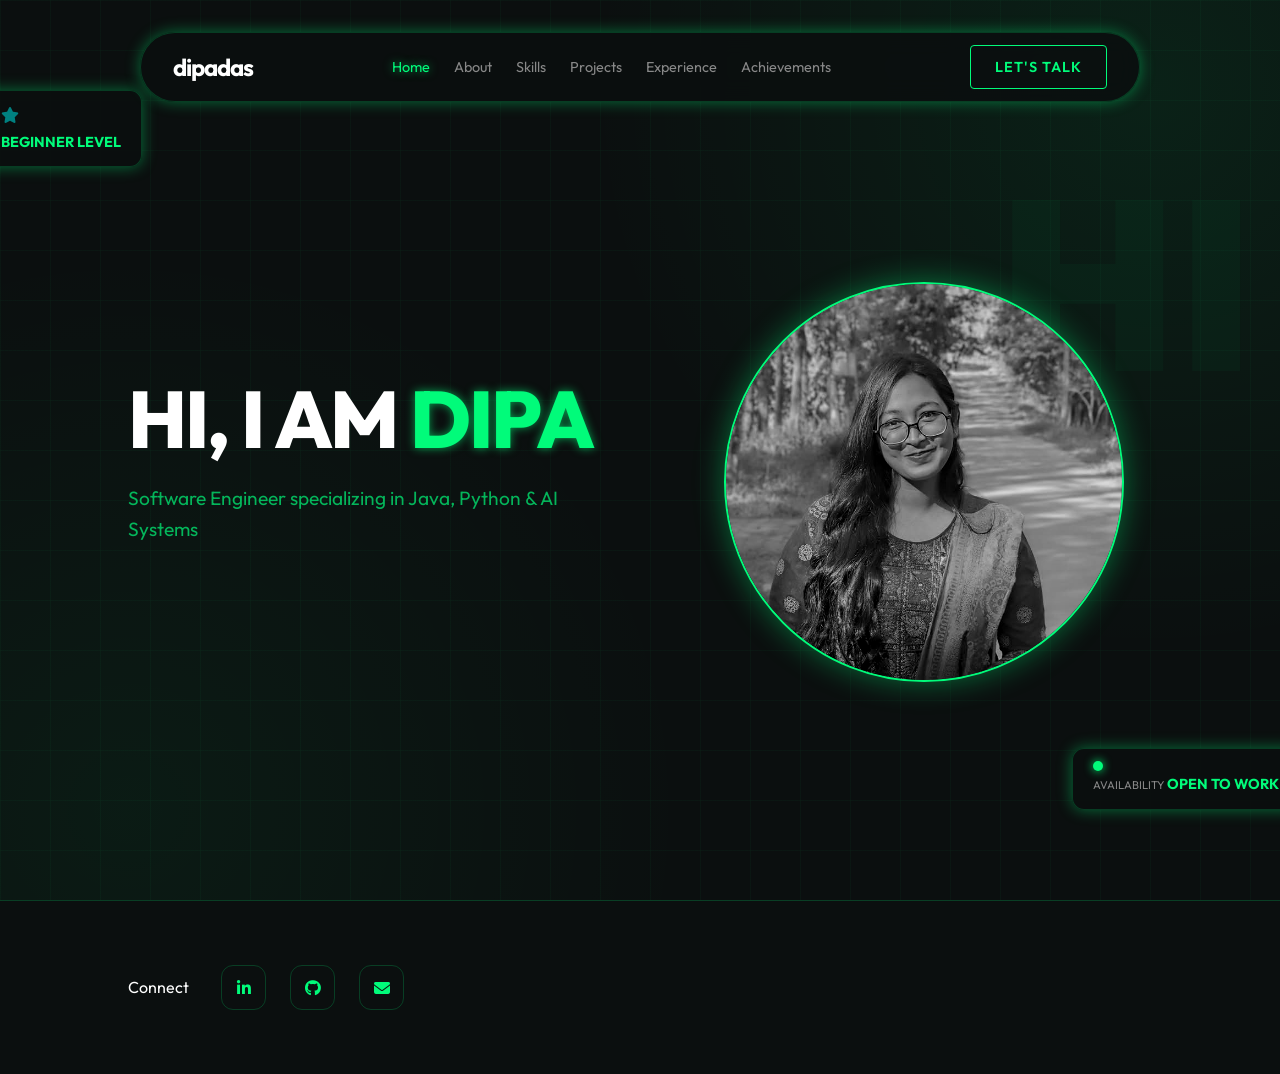
<file: index.html>
<!DOCTYPE html>
<html lang="en">
<head>
    <meta charset="UTF-8">
    <meta name="viewport" content="width=device-width, initial-scale=1.0">
    <title>DIPA DAS | Home</title>
    <link rel="stylesheet" href="style.css">
    <link rel="stylesheet" href="https://cdnjs.cloudflare.com/ajax/libs/font-awesome/6.5.1/css/all.min.css">
</head>
<body>
    <header>
        <nav>
            <div class="logo">dipadas</div>
            <ul class="nav-links">
                <li><a href="index.html" class="nav-link active">Home</a></li>
                <li><a href="about.html" class="nav-link">About</a></li>
                <li><a href="skills.html" class="nav-link">Skills</a></li>
                <li><a href="projects.html" class="nav-link">Projects</a></li>
                <li><a href="experience.html" class="nav-link">Experience</a></li>
                <li><a href="achievements.html" class="nav-link">Achievements</a></li>
            </ul>
            <a href="mailto:dadipa011@gmail.com?subject=Hello&body=I want to contact you" class="talk-btn">Let's Talk</a>
        </nav>
    </header>

    <main>
        <div class="bg-text" id="bg-text">HI</div>
        
        <section id="home" class="content-section">
            <div class="hero">
                <div class="hero-content">
                    <h2>HI, I AM <span>DIPA</span></h2>
                    <p>Software Engineer specializing in Java, Python & AI Systems</p>
                  
                </div>

                <div class="hero-image-container">
                    <div class="badge badge-experience">
                        <i class="fa-solid fa-star" style="color: #008080;"></i>
                        <div>
                            <strong>BEGINNER LEVEL</strong>
                        </div>
                    </div>

                    <div class="image-wrapper">
                        <img src="dipa.jpg" alt="dipa Profile">
                    </div>

                    <div class="badge badge-availability">
                        <div class="status-dot"></div>
                        <div>
                            <span>Availability</span>
                            <strong>OPEN TO WORK</strong>
                        </div>
                    </div>
                </div>
            </div>
        </section>

        <section class="social-links-footer">
            <span>Connect</span>
            <div class="social-icons-footer">
                <a href="https://www.linkedin.com/in/dipa-das-a8a85934b/" class="social-icon"><i class="fa-brands fa-linkedin-in"></i></a>
                <a href="https://github.com/dipadas0034" class="social-icon"><i class="fa-brands fa-github"></i></a>
                <a href="mailto:dadipa011@gmail.com?subject=Hello&body=I want to contact you" class="social-icon"><i class="fa-solid fa-envelope"></i></a>
            </div>
        </section>
    </main>

    <script src="script.js"></script>
</body>
</html>
</file>
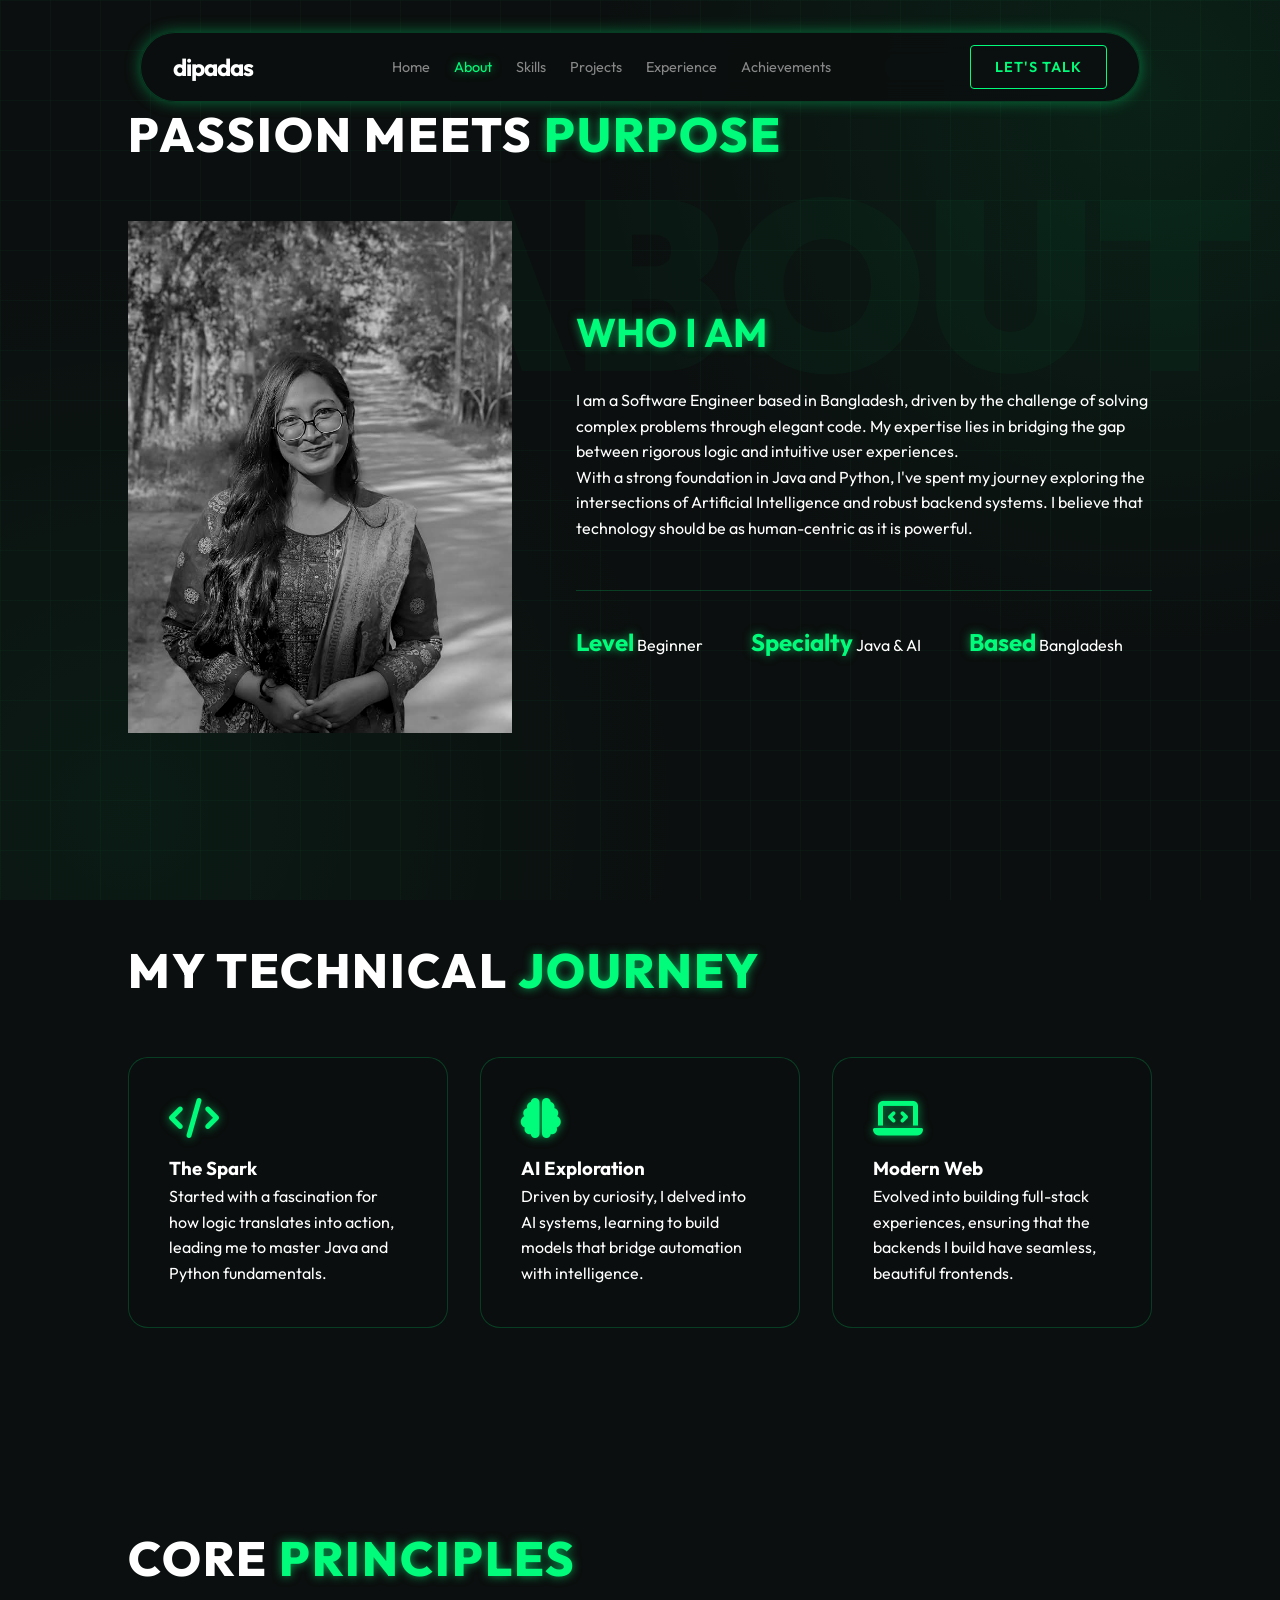
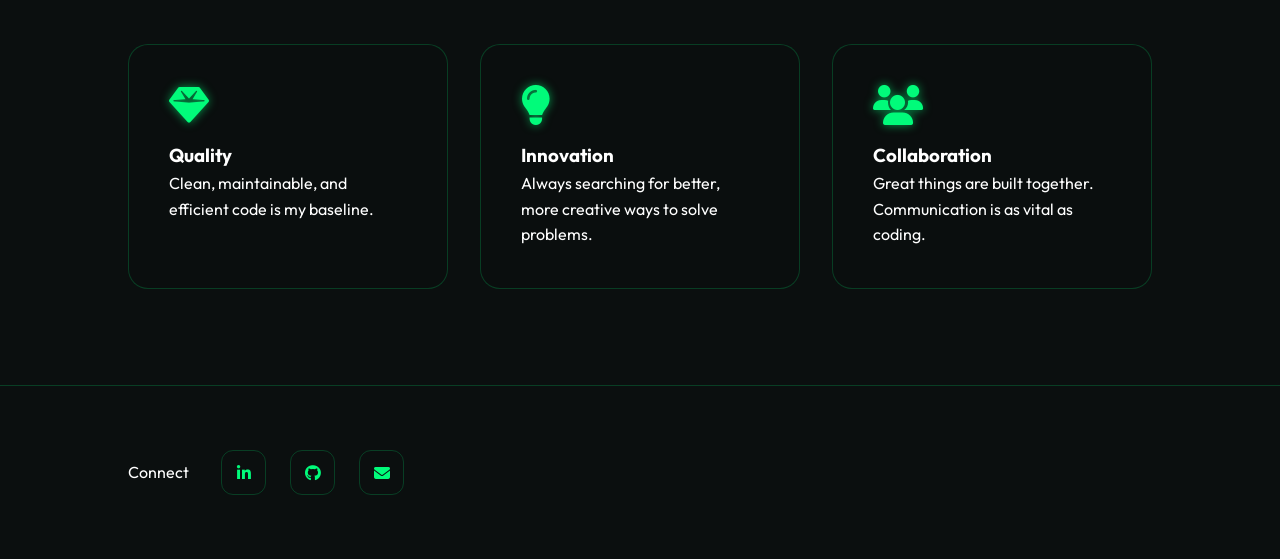
<file: about.html>
<!DOCTYPE html>
<html lang="en">
<head>
    <meta charset="UTF-8">
    <meta name="viewport" content="width=device-width, initial-scale=1.0">
    <title>DIPA DAS | About Me</title>
    <link rel="stylesheet" href="style.css">
    <link rel="stylesheet" href="https://cdnjs.cloudflare.com/ajax/libs/font-awesome/6.5.1/css/all.min.css">
</head>
<body>
    <header>
        <nav>
            <div class="logo">dipadas</div>
            <ul class="nav-links">
                <li><a href="index.html" class="nav-link">Home</a></li>
                <li><a href="about.html" class="nav-link">About</a></li>
                <li><a href="skills.html" class="nav-link">Skills</a></li>
                <li><a href="projects.html" class="nav-link">Projects</a></li>
                <li><a href="experience.html" class="nav-link">Experience</a></li>
                <li><a href="achievements.html" class="nav-link">Achievements</a></li>
            </ul>
            <a href="mailto:dadipa011@gmail.com?subject=Hello&body=I want to contact you" class="talk-btn">Let's Talk</a>
        </nav>
    </header>

    <main>
        <div class="bg-text">ABOUT</div>
        
        <section class="section about-hero content-section">
            <h1 class="section-title">Passion Meets <span>Purpose</span></h1>
            
            <div class="about-grid">
                <div class="about-image">
                    <div class="image-wrapper">
                        <img src="dipa.jpg" alt="Dipa Das Profile">
                    </div>
                </div>
                
                <div class="about-text">
                    <h3>Who I Am</h3>
                    <p>I am a Software Engineer based in Bangladesh, driven by the challenge of solving complex problems through elegant code. My expertise lies in bridging the gap between rigorous logic and intuitive user experiences.</p>
                    <p>With a strong foundation in Java and Python, I've spent my journey exploring the intersections of Artificial Intelligence and robust backend systems. I believe that technology should be as human-centric as it is powerful.</p>
                    
                    <div class="stats-container">
                        <div class="stat-item">
                            <strong>Level</strong>
                            <span>Beginner</span>
                        </div>
                        <div class="stat-item">
                            <strong>Specialty</strong>
                            <span>Java & AI</span>
                        </div>
                        <div class="stat-item">
                            <strong>Based</strong>
                            <span>Bangladesh</span>
                        </div>
                    </div>
                </div>
            </div>
        </section>

        <section class="section journey">
            <h2 class="section-title">My Technical <span>Journey</span></h2>
            <div class="achievements-grid">
                <div class="achievement-card">
                    <i class="fa-solid fa-code"></i>
                    <h3>The Spark</h3>
                    <p>Started with a fascination for how logic translates into action, leading me to master Java and Python fundamentals.</p>
                </div>
                <div class="achievement-card">
                    <i class="fa-solid fa-brain"></i>
                    <h3>AI Exploration</h3>
                    <p>Driven by curiosity, I delved into AI systems, learning to build models that bridge automation with intelligence.</p>
                </div>
                <div class="achievement-card">
                    <i class="fa-solid fa-laptop-code"></i>
                    <h3>Modern Web</h3>
                    <p>Evolved into building full-stack experiences, ensuring that the backends I build have seamless, beautiful frontends.</p>
                </div>
            </div>
        </section>

        <section class="section values">
            <h2 class="section-title">Core <span>Principles</span></h2>
            <div class="skills-grid">
                <div class="skill-card">
                    <i class="fa-solid fa-gem"></i>
                    <h3>Quality</h3>
                    <span>Clean, maintainable, and efficient code is my baseline.</span>
                </div>
                <div class="skill-card">
                    <i class="fa-solid fa-lightbulb"></i>
                    <h3>Innovation</h3>
                    <span>Always searching for better, more creative ways to solve problems.</span>
                </div>
                <div class="skill-card">
                    <i class="fa-solid fa-users"></i>
                    <h3>Collaboration</h3>
                    <span>Great things are built together. Communication is as vital as coding.</span>
                </div>
            </div>
        </section>

        <section class="social-links-footer">
            <span>Connect</span>
            <div class="social-icons-footer">
                <a href="https://www.linkedin.com/in/dipa-das-a8a85934b/" class="social-icon"><i class="fa-brands fa-linkedin-in"></i></a>
                <a href="https://github.com/dipadas0034" class="social-icon"><i class="fa-brands fa-github"></i></a>
                <a href="mailto:dadipa011@gmail.com?subject=Hello&body=I want to contact you" class="social-icon"><i class="fa-solid fa-envelope"></i></a>
            </div>
        </section>
    </main>

    <script src="script.js"></script>
</body>
</html>
</file>
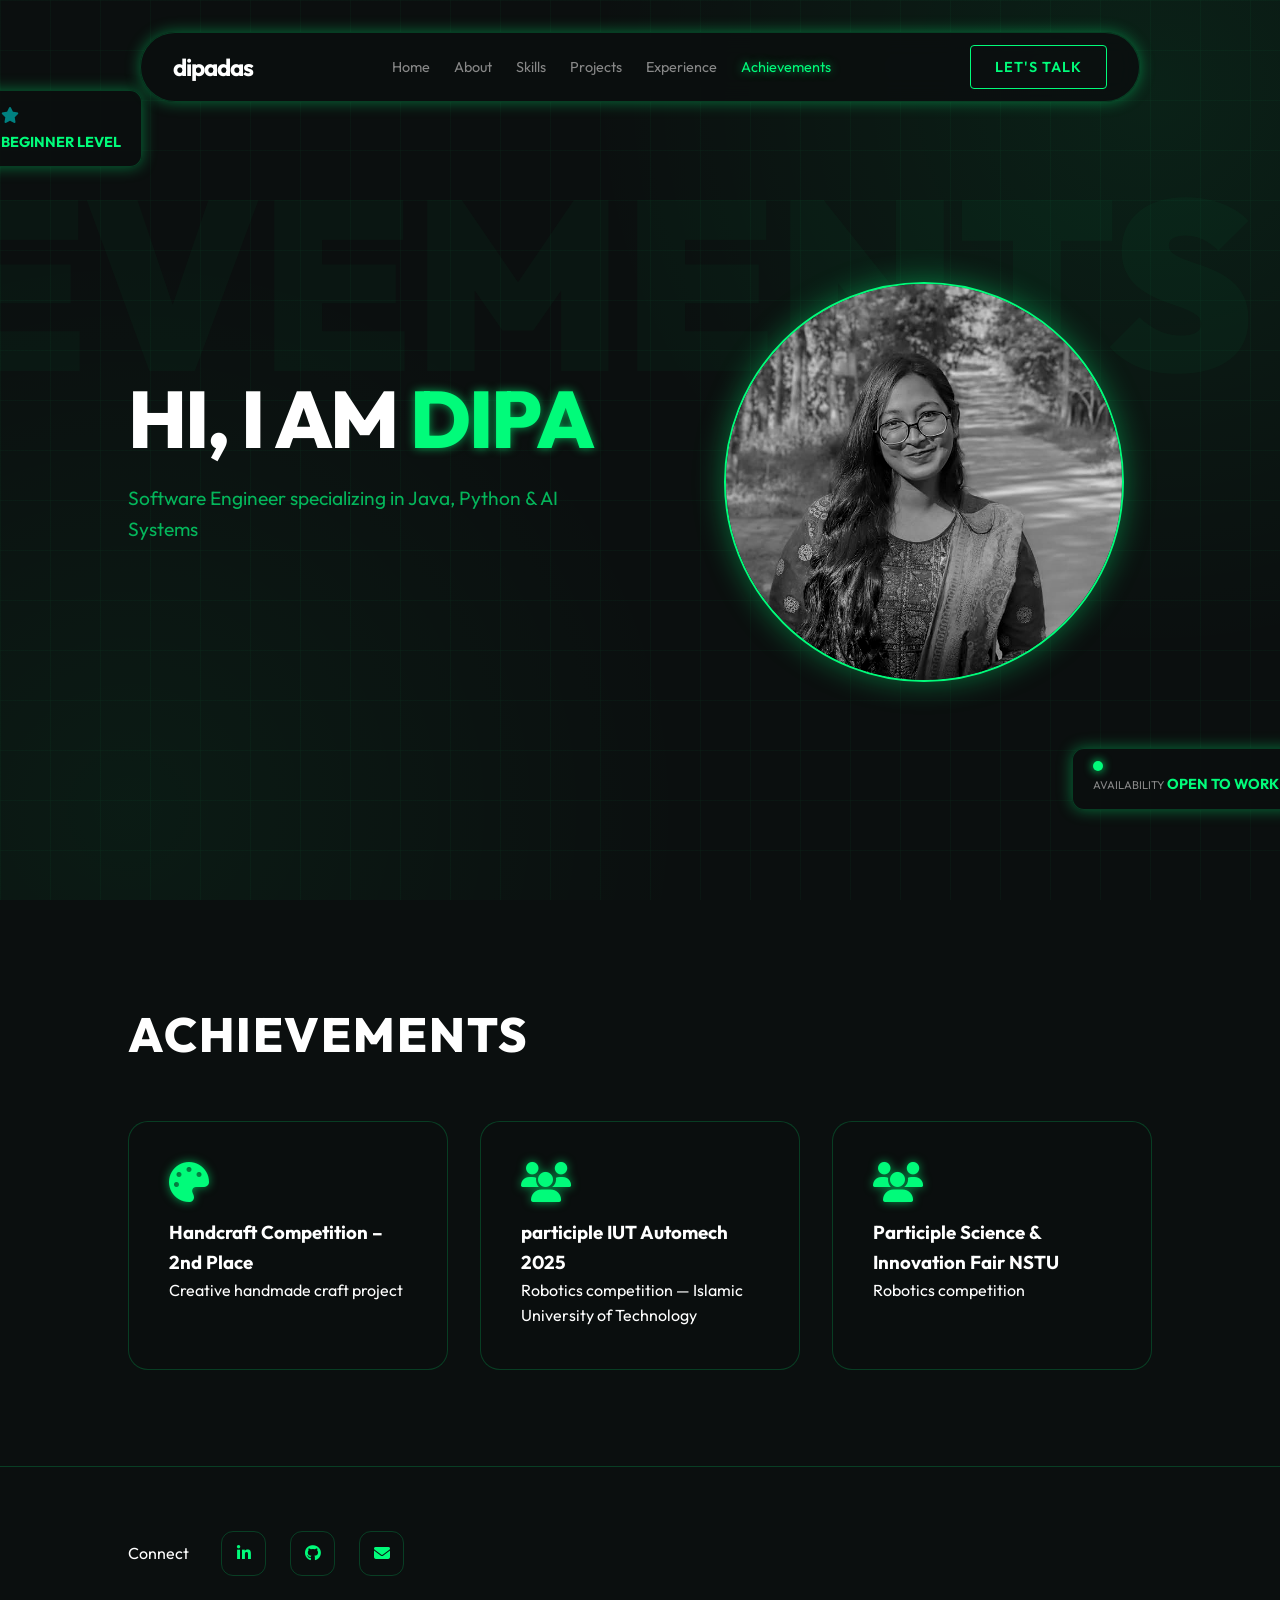
<file: achievements.html>
<!DOCTYPE html>
<html lang="en">
<head>
    <meta charset="UTF-8">
    <meta name="viewport" content="width=device-width, initial-scale=1.0">
    <title>DIPA DAS | Achievements</title>
    <link rel="stylesheet" href="style.css">
    <link rel="stylesheet" href="https://cdnjs.cloudflare.com/ajax/libs/font-awesome/6.5.1/css/all.min.css">
</head>
<body>
    <header>
        <nav>
            <div class="logo">dipadas</div>
            <ul class="nav-links">
                <li><a href="index.html" class="nav-link">Home</a></li>
                <li><a href="about.html" class="nav-link">About</a></li>
                <li><a href="skills.html" class="nav-link">Skills</a></li>
                <li><a href="projects.html" class="nav-link">Projects</a></li>
                <li><a href="experience.html" class="nav-link">Experience</a></li>
                <li><a href="achievements.html" class="nav-link">Achievements</a></li>
            </ul>
            <a href="mailto:dadipa011@gmail.com?subject=Hello&body=I want to contact you" class="talk-btn">Let's Talk</a>
        </nav>
    </header>

    <main>
        <div class="bg-text" id="bg-text">ACHIEVEMENTS</div>
        
        <!-- Persistent Hero Section -->
        <section id="home" class="content-section">
            <div class="hero">
                <div class="hero-content">
                    <h2>HI, I AM <span>DIPA</span></h2>
                                        <p>Software Engineer specializing in Java, Python & AI Systems</p>
                  
                </div>

                <div class="hero-image-container">
                    <div class="badge badge-experience">
                        <i class="fa-solid fa-star" style="color: #008080;"></i>
                        <div>
                            <strong>BEGINNER LEVEL</strong>
                        </div>
                    </div>

                    <div class="image-wrapper">
                        <img src="dipa.jpg" alt="dipa Profile">
                    </div>

                    <div class="badge badge-availability">
                        <div class="status-dot"></div>
                        <div>
                            <span>Availability</span>
                            <strong>OPEN TO WORK</strong>
                        </div>
                    </div>
                </div>
            </div>
        </section>

        <!-- Specific Section Content -->
        <section id="achievements" class="content-section">
            <div class="section">
                <h2 class="section-title">ACHIEVEMENTS</h2>
                <div class="achievements-grid">
                    <div class="achievement-card">
                        <i class="fa-solid fa-palette"></i>
                        <h3>Handcraft Competition – 2nd Place</h3>
                        <p>Creative handmade craft project</p>
                    </div>
                    <div class="achievement-card">
                        <i class="fa-solid fa-users"></i>
                        <h3>participle IUT Automech 2025</h3>
                        <p>Robotics competition — Islamic University of Technology</p>
                    </div>
                    <div class="achievement-card">
                        <i class="fa-solid fa-users"></i>
                        <h3>Participle Science & Innovation Fair NSTU</h3>
                        <p>Robotics competition</p>
                    </div>
                  
                </div>
            </div>
        </section>

        <section class="social-links-footer">
            <span>Connect</span>
            <div class="social-icons-footer">
                <a href="https://www.linkedin.com/in/dipa-das-a8a85934b/" class="social-icon"><i class="fa-brands fa-linkedin-in"></i></a>
                <a href="https://github.com/dipadas0034" class="social-icon"><i class="fa-brands fa-github"></i></a>
                <a href="mailto:dadipa011@gmail.com?subject=Hello&body=I want to contact you" class="social-icon"><i class="fa-solid fa-envelope"></i></a>
            </div>
        </section>
    </main>

    <script src="script.js"></script>
</body>
</html>
</file>
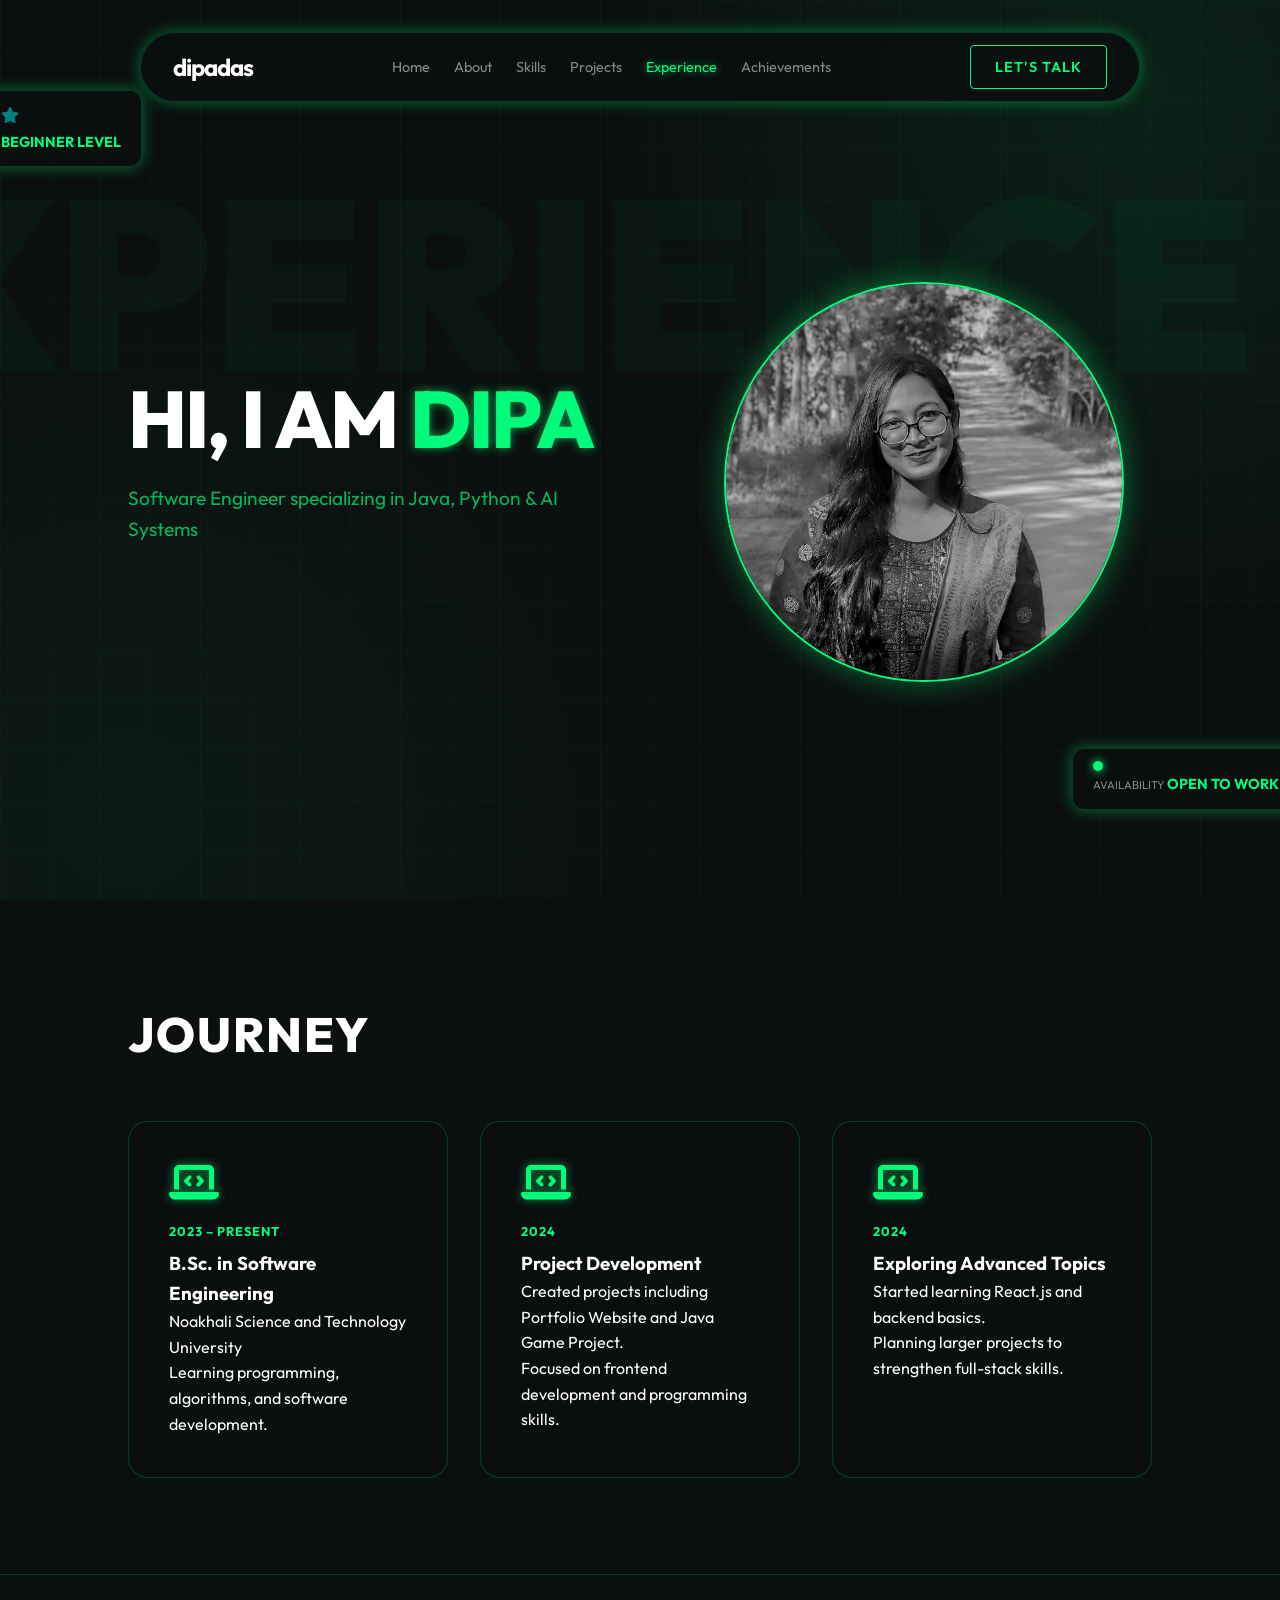
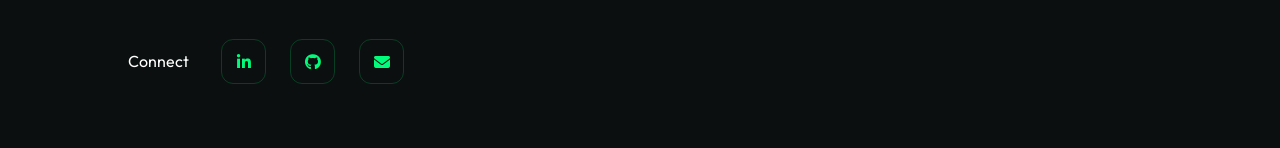
<file: experience.html>
<!DOCTYPE html>
<html lang="en">
<head>
    <meta charset="UTF-8">
    <meta name="viewport" content="width=device-width, initial-scale=1.0">
    <title>DIPA DAS | Experience</title>
    <link rel="stylesheet" href="style.css">
    <link rel="stylesheet" href="https://cdnjs.cloudflare.com/ajax/libs/font-awesome/6.5.1/css/all.min.css">
</head>
<body>
    <header>
        <nav>
            <div class="logo">dipadas</div>
            <ul class="nav-links">
                <li><a href="index.html" class="nav-link">Home</a></li>
                <li><a href="about.html" class="nav-link">About</a></li>
                <li><a href="skills.html" class="nav-link">Skills</a></li>
                <li><a href="projects.html" class="nav-link">Projects</a></li>
                <li><a href="experience.html" class="nav-link">Experience</a></li>
                <li><a href="achievements.html" class="nav-link">Achievements</a></li>
            </ul>
            <a href="mailto:dadipa011@gmail.com?subject=Hello&body=I want to contact you" class="talk-btn">Let's Talk</a>
        </nav>
    </header>

    <main>
        <div class="bg-text" id="bg-text">EXPERIENCE</div>
        
        <!-- Persistent Hero Section -->
        <section id="home" class="content-section">
            <div class="hero">
                <div class="hero-content">
                    <h2>HI, I AM <span>DIPA</span></h2>
                                        <p>Software Engineer specializing in Java, Python & AI Systems</p>
                    
                </div>

                <div class="hero-image-container">
                    <div class="badge badge-experience">
                        <i class="fa-solid fa-star" style="color: #008080;"></i>
                        <div>
                            <strong>BEGINNER LEVEL</strong>
                        </div>
                    </div>

                    <div class="image-wrapper">
                        <img src="dipa.jpg" alt="dipa Profile">
                    </div>

                    <div class="badge badge-availability">
                        <div class="status-dot"></div>
                        <div>
                            <span>Availability</span>
                            <strong>OPEN TO WORK</strong>
                        </div>
                    </div>
                </div>
            </div>
        </section>

        <!-- Specific Section Content -->
        <section id="experience" class="content-section">
            <div class="section">
                <h2 class="section-title">JOURNEY</h2>
                <div class="achievements-grid">
                    <div class="achievement-card">
                        <i class="fa-solid fa-laptop-code"></i><br>
                        <span class="year">2023 – Present</span>
                        <h3>B.Sc. in Software Engineering</h3>
                        <p>Noakhali Science and Technology University<br>
                        Learning programming, algorithms, and software development.</p>
                    </div>
                    <div class="achievement-card">
                        <i class="fa-solid fa-laptop-code"></i><br>
                        <span class="year">2024</span>
                        <h3>Project Development</h3>
                        <p>Created projects including Portfolio Website and Java Game Project.<br>
                        Focused on frontend development and programming skills.</p>
                    </div>
                    <div class="achievement-card">
                        <i class="fa-solid fa-laptop-code"></i><br>
                        <span class="year">2024</span>
                        <h3>Exploring Advanced Topics</h3>
                        <p>Started learning React.js and backend basics.<br>
                        Planning larger projects to strengthen full-stack skills.</p>
                    </div>
                </div>
            </div>
        </section>

        <section class="social-links-footer">
            <span>Connect</span>
            <div class="social-icons-footer">
                <a href="https://www.linkedin.com/in/dipa-das-a8a85934b/" class="social-icon"><i class="fa-brands fa-linkedin-in"></i></a>
                <a href="https://github.com/dipadas0034" class="social-icon"><i class="fa-brands fa-github"></i></a>
                <a href="mailto:dadipa011@gmail.com?subject=Hello&body=I want to contact you" class="social-icon"><i class="fa-solid fa-envelope"></i></a>
            </div>
        </section>
    </main>

    <script src="script.js"></script>
</body>
</html>
</file>
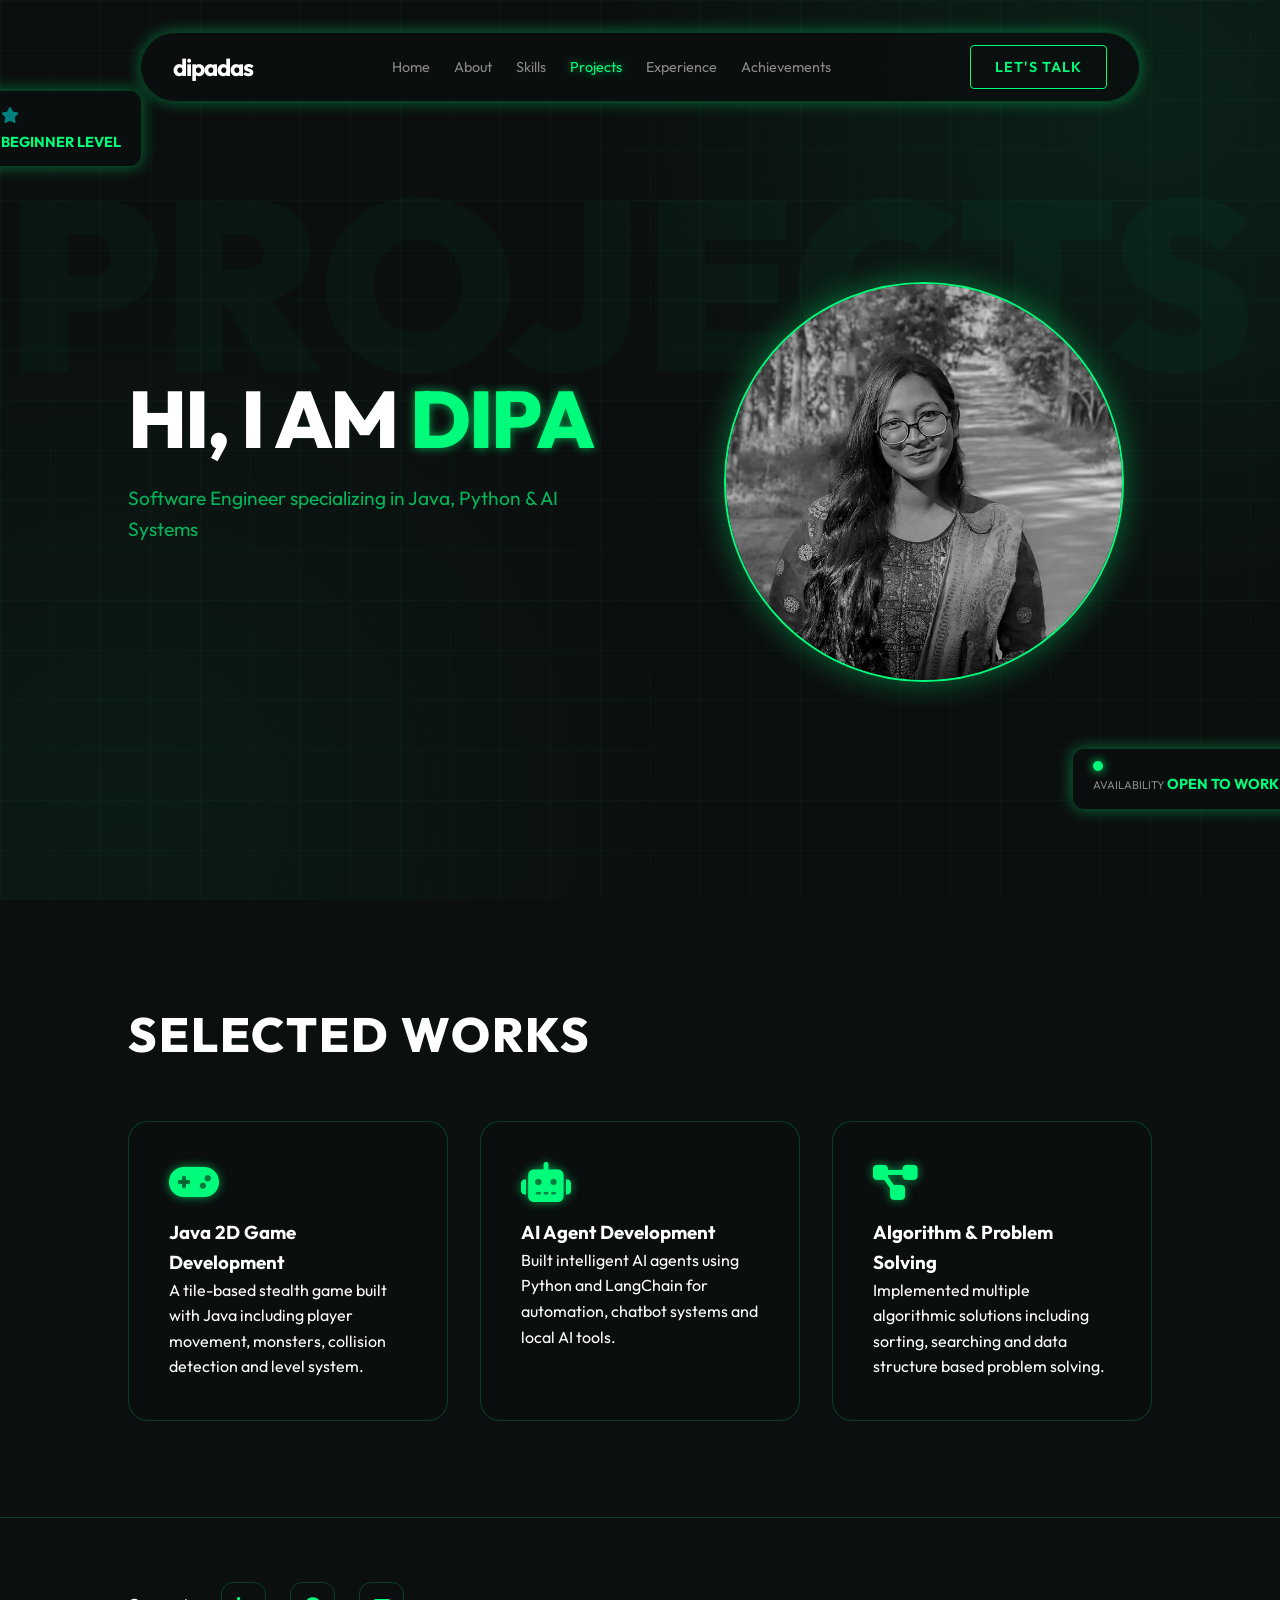
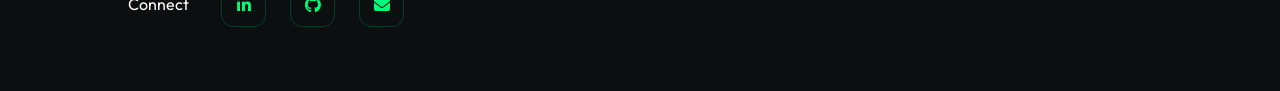
<file: projects.html>
<!DOCTYPE html>
<html lang="en">
<head>
    <meta charset="UTF-8">
    <meta name="viewport" content="width=device-width, initial-scale=1.0">
    <title>DIPA DAS | Projects</title>
    <link rel="stylesheet" href="style.css">
    <link rel="stylesheet" href="https://cdnjs.cloudflare.com/ajax/libs/font-awesome/6.5.1/css/all.min.css">
</head>
<body>
    <header>
        <nav>
            <div class="logo">dipadas</div>
            <ul class="nav-links">
                <li><a href="index.html" class="nav-link">Home</a></li>
                <li><a href="about.html" class="nav-link">About</a></li>
                <li><a href="skills.html" class="nav-link">Skills</a></li>
                <li><a href="projects.html" class="nav-link">Projects</a></li>
                <li><a href="experience.html" class="nav-link">Experience</a></li>
                <li><a href="achievements.html" class="nav-link">Achievements</a></li>
            </ul>
            <a href="mailto:dadipa011@gmail.com?subject=Hello&body=I want to contact you" class="talk-btn">Let's Talk</a>
        </nav>
    </header>

    <main>
        <div class="bg-text" id="bg-text">PROJECTS</div>
        
        <!-- Persistent Hero Section -->
        <section id="home" class="content-section">
            <div class="hero">
                <div class="hero-content">
                    <h2>HI, I AM <span>DIPA</span></h2>
                                        <p>Software Engineer specializing in Java, Python & AI Systems</p>
                   
                </div>

                <div class="hero-image-container">
                    <div class="badge badge-experience">
                        <i class="fa-solid fa-star" style="color: #008080;"></i>
                        <div>
                            <strong>BEGINNER LEVEL</strong>
                        </div>
                    </div>

                    <div class="image-wrapper">
                        <img src="dipa.jpg" alt="dipa Profile">
                    </div>

                    <div class="badge badge-availability">
                        <div class="status-dot"></div>
                        <div>
                            <span>Availability</span>
                            <strong>OPEN TO WORK</strong>
                        </div>
                    </div>
                </div>
            </div>
        </section>

        <!-- Specific Section Content -->
        <section id="projects" class="content-section">
            <div class="section">
                <h2 class="section-title">SELECTED WORKS</h2>
                <div class="achievements-grid">

    <div class="achievement-card">
        <i class="fa-solid fa-gamepad"></i>
        <h3>Java 2D Game Development</h3>
        <p>A tile-based stealth game built with Java including player movement, monsters, collision detection and level system.</p>
    </div>

    <div class="achievement-card">
        <i class="fa-solid fa-robot"></i>
        <h3>AI Agent Development</h3>
        <p>Built intelligent AI agents using Python and LangChain for automation, chatbot systems and local AI tools.</p>
    </div>

    <div class="achievement-card">
        <i class="fa-solid fa-diagram-project"></i>
        <h3>Algorithm & Problem Solving</h3>
        <p>Implemented multiple algorithmic solutions including sorting, searching and data structure based problem solving.</p>
    </div>

</div>
            </div>
        </section>

        <section class="social-links-footer">
            <span>Connect</span>
            <div class="social-icons-footer">
                <a href="https://www.linkedin.com/in/dipa-das-a8a85934b/" class="social-icon"><i class="fa-brands fa-linkedin-in"></i></a>
                <a href="https://github.com/dipadas0034" class="social-icon"><i class="fa-brands fa-github"></i></a>
                <a href="mailto:dadipa011@gmail.com?subject=Hello&body=I want to contact you" class="social-icon"><i class="fa-solid fa-envelope"></i></a>
            </div>
        </section>
    </main>

    <script src="script.js"></script>
</body>
</html>
</file>
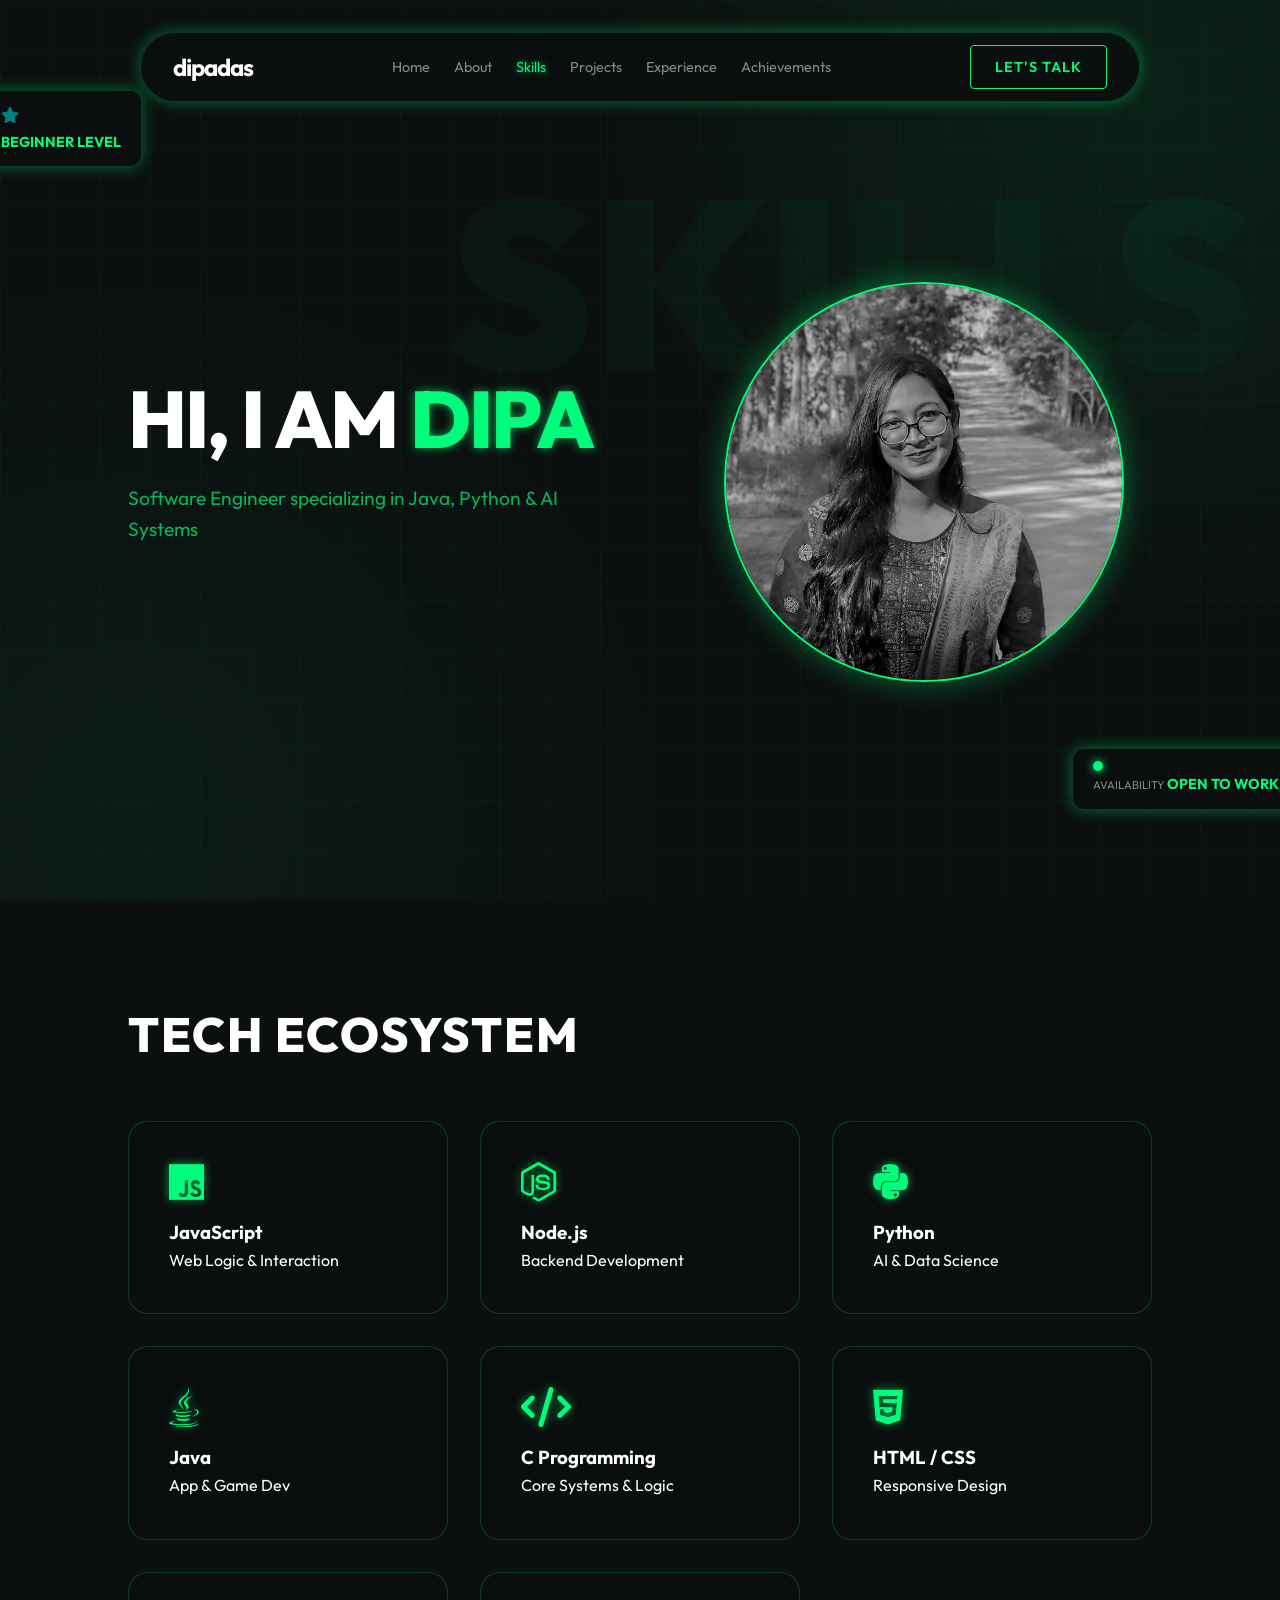
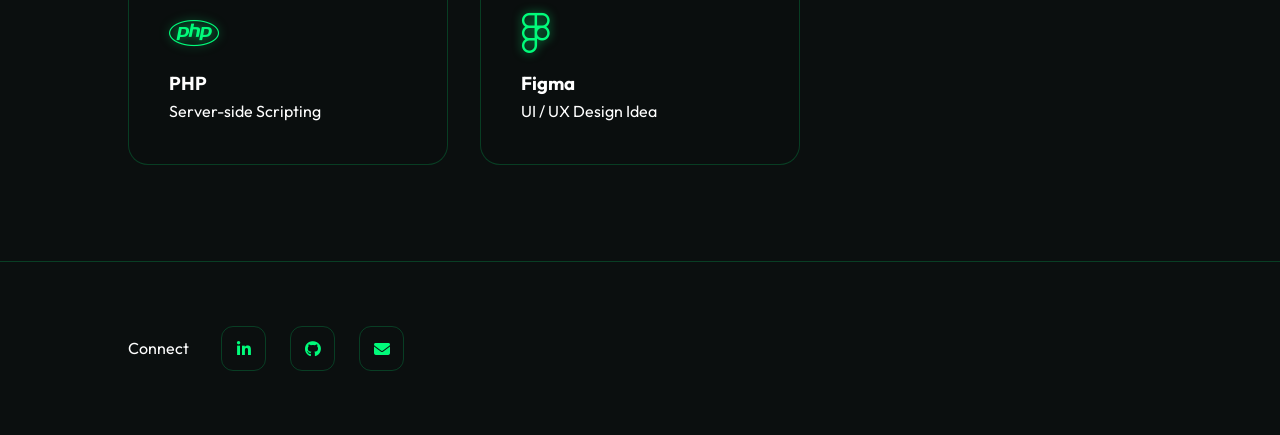
<file: skills.html>
<!DOCTYPE html>
<html lang="en">
<head>
    <meta charset="UTF-8">
    <meta name="viewport" content="width=device-width, initial-scale=1.0">
    <title>DIPA DAS | Skills</title>
    <link rel="stylesheet" href="style.css">
    <link rel="stylesheet" href="https://cdnjs.cloudflare.com/ajax/libs/font-awesome/6.5.1/css/all.min.css">
</head>
<body>
    <header>
        <nav>
            <div class="logo">dipadas</div>
            <ul class="nav-links">
                <li><a href="index.html" class="nav-link">Home</a></li>
                <li><a href="about.html" class="nav-link">About</a></li>
                <li><a href="skills.html" class="nav-link">Skills</a></li>
                <li><a href="projects.html" class="nav-link">Projects</a></li>
                <li><a href="experience.html" class="nav-link">Experience</a></li>
                <li><a href="achievements.html" class="nav-link">Achievements</a></li>
            </ul>
            <a href="mailto:dadipa011@gmail.com?subject=Hello&body=I want to contact you" class="talk-btn">Let's Talk</a>
        </nav>
    </header>

    <main>
        <div class="bg-text" id="bg-text">SKILLS</div>
        
        <!-- Persistent Hero Section -->
        <section id="home" class="content-section">
            <div class="hero">
                <div class="hero-content">
                    <h2>HI, I AM <span>DIPA</span></h2>
                    <p>Software Engineer specializing in Java, Python & AI Systems</p>
                   
                </div>

                <div class="hero-image-container">
                    <div class="badge badge-experience">
                        <i class="fa-solid fa-star" style="color: #008080;"></i>
                        <div>
                            <strong>BEGINNER LEVEL</strong>
                        </div>
                    </div>

                    <div class="image-wrapper">
                        <img src="dipa.jpg" alt="dipa Profile">
                    </div>

                    <div class="badge badge-availability">
                        <div class="status-dot"></div>
                        <div>
                            <span>Availability</span>
                            <strong>OPEN TO WORK</strong>
                        </div>
                    </div>
                </div>
            </div>
        </section>

        <!-- Specific Section Content -->
        <section id="skills" class="content-section">
            <div class="section">
                <h2 class="section-title">TECH ECOSYSTEM</h2>
                <div class="skills-grid">
                    <div class="skill-card">
                        <i class="fa-brands fa-js"></i>
                        <h3>JavaScript</h3>
                        <span>Web Logic & Interaction</span>
                    </div>
                    <div class="skill-card">
                        <i class="fa-brands fa-node-js"></i>
                        <h3>Node.js</h3>
                        <span>Backend Development</span>
                    </div>
                    <div class="skill-card">
                        <i class="fa-brands fa-python"></i>
                        <h3>Python</h3>
                        <span>AI & Data Science</span>
                    </div>
                    <div class="skill-card">
                        <i class="fa-brands fa-java"></i>
                        <h3>Java</h3>
                        <span>App & Game Dev</span>
                    </div>
                    <div class="skill-card">
                        <i class="fa-solid fa-code"></i>
                        <h3>C Programming</h3>
                        <span>Core Systems & Logic</span>
                    </div>
                    <div class="skill-card">
                        <i class="fa-brands fa-html5"></i>
                        <h3>HTML / CSS</h3>
                        <span>Responsive Design</span>
                    </div>
                    <div class="skill-card">
                        <i class="fa-brands fa-php"></i>
                        <h3>PHP</h3>
                        <span>Server-side Scripting</span>
                    </div>
                    <div class="skill-card">
                        <i class="fa-brands fa-figma"></i>
                        <h3>Figma</h3>
                        <span>UI / UX Design Idea</span>
                    </div>
                </div>

            </div>
        </section>

        <section class="social-links-footer">
            <span>Connect</span>
            <div class="social-icons-footer">
                <a href="https://www.linkedin.com/in/dipa-das-a8a85934b/" class="social-icon"><i class="fa-brands fa-linkedin-in"></i></a>
                <a href="https://github.com/dipadas0034" class="social-icon"><i class="fa-brands fa-github"></i></a>
                <a href="mailto:dadipa011@gmail.com?subject=Hello&body=I want to contact you" class="social-icon"><i class="fa-solid fa-envelope"></i></a>
            </div>
        </section>
    </main>

    <script src="script.js"></script>
</body>
</html>
</file>
<file: style.css>
@import url('https://fonts.googleapis.com/css2?family=Outfit:wght@300;400;600;700&display=swap');

:root {
    --bg-color: #0b0f0f; /* Deep Cyber Black */
    --card-bg: rgba(11, 15, 15, 0.85);
    --accent-glow: #01FB7A; /* Neon Green Highlight */
    --text-primary: #ffffff;
    --text-secondary: rgba(1, 251, 122, 0.7); /* Muted Neon Green */
    --accent-blue: #00d2ff; 
    --nav-glass: rgba(11, 15, 15, 0.9);
    --border-glass: rgba(1, 251, 122, 0.2);
    --neon-shadow: 0 0 15px rgba(1, 251, 122, 0.4);
    --neon-text-shadow: 0 0 10px rgba(1, 251, 122, 0.6);
}

* {
    margin: 0;
    padding: 0;
    box-sizing: border-box;
    font-family: 'Outfit', sans-serif;
    scroll-behavior: smooth;
}

body {
    background-color: var(--bg-color);
    color: var(--text-primary);
    line-height: 1.6;
    overflow-x: hidden;
    background-image: 
        radial-gradient(circle at 90% 10%, rgba(1, 251, 122, 0.08) 0%, transparent 40%),
        radial-gradient(circle at 10% 90%, rgba(1, 251, 122, 0.05) 0%, transparent 40%),
        linear-gradient(rgba(1, 251, 122, 0.03) 1px, transparent 1px),
        linear-gradient(90deg, rgba(1, 251, 122, 0.03) 1px, transparent 1px);
    background-size: 100% 100%, 100% 100%, 50px 50px, 50px 50px;
    background-attachment: fixed;
}

/* Header & Nav */
header {
    position: fixed;
    top: 2rem;
    left: 50%;
    transform: translateX(-50%);
    width: 90%;
    max-width: 1000px;
    z-index: 1000;
}

nav {
    display: flex;
    justify-content: space-between;
    align-items: center;
    padding: 0.75rem 2rem;
    background: var(--nav-glass);
    backdrop-filter: blur(12px);
    -webkit-backdrop-filter: blur(12px);
    border: 1px solid var(--border-glass);
    border-radius: 100px;
    box-shadow: var(--neon-shadow);
    gap: 1rem; /* Add gap for mobile wrapping */
}

.logo {
    font-size: 1.5rem;
    font-weight: 700;
    text-transform: lowercase;
    letter-spacing: -1px;
    color: var(--text-primary);
}

.logo span {
    color: var(--accent-glow);
    text-shadow: var(--neon-text-shadow);
}

.nav-links {
    display: flex;
    gap: 1.5rem; /* Reduced gap from 2rem to 1.5rem */
    list-style: none;
    flex-wrap: wrap; /* Allow wrapping on small screens */
    justify-content: center;
}

.nav-links a {
    color: #888;
    text-decoration: none;
    font-size: 0.9rem;
    transition: all 0.3s ease;
}

.nav-links a:hover, .nav-links a.active {
    color: var(--accent-glow);
    text-shadow: var(--neon-text-shadow);
}

.talk-btn {
    border: 1px solid var(--accent-glow);
    color: var(--accent-glow);
    padding: 0.6rem 1.5rem;
    border-radius: 4px;
    text-decoration: none;
    font-weight: 600;
    font-size: 0.9rem;
    transition: all 0.3s ease;
    text-transform: uppercase;
    letter-spacing: 1px;
    background: transparent;
}

.talk-btn:hover {
    background: var(--accent-glow);
    color: var(--bg-color);
    box-shadow: 0 0 20px var(--accent-glow);
}

/* Hero Section */
.hero {
    min-height: 100vh;
    display: flex;
    align-items: center;
    gap: 6rem; /* Increased gap between text and image */
    padding: 8rem 10% 4rem;
    position: relative;
    max-width: 1400px;
    margin: 0 auto;
}

.hero-content h2 {
    font-size: 5rem;
    font-weight: 800;
    line-height: 1;
    margin-bottom: 1.5rem;
    letter-spacing: -2px;
}

.hero-content h2 span {
    color: var(--accent-glow);
    text-shadow: var(--neon-text-shadow);
}

.hero-content p {
    color: var(--text-secondary);
    font-size: 1.2rem;
    max-width: 500px;
    margin-bottom: 2.5rem;
    z-index: 2;
    position: relative;
}

.primary-btn {
    padding: 1rem 2rem;
    background: var(--accent-glow);
    color: var(--bg-color);
    border-radius: 4px;
    text-decoration: none;
    font-weight: 700;
    transition: all 0.3s;
    box-shadow: var(--neon-shadow);
    text-transform: uppercase;
    letter-spacing: 1px;
}

.primary-btn:hover {
    transform: translateY(-2px);
    box-shadow: 0 0 25px var(--accent-glow);
}

.hero-image-container .image-wrapper {
    position: relative;
    width: 400px;
    height: 400px; /* Square for circle */
    background: #111;
    border: 2px solid var(--accent-glow); /* More prominent glow border */
    border-radius: 50%; /* Perfect circle */
    overflow: hidden;
    box-shadow: 0 0 30px rgba(1, 251, 122, 0.4);
}

.image-wrapper img {
    width: 100%;
    height: 100%;
    object-fit: cover;
    filter: grayscale(100%) brightness(0.8) contrast(1.2);
    transition: all 0.5s ease;
}

.image-wrapper:hover img {
    filter: none;
    transform: scale(1.05); /* Subtle zoom on hover */
}

.badge {
    position: absolute;
    background: rgba(11, 15, 15, 0.9);
    border: 1px solid var(--border-glass);
    padding: 0.75rem 1.25rem;
    border-radius: 12px; /* Smoother rounded corners */
    z-index: 5;
    box-shadow: var(--neon-shadow);
}

.badge-experience { top: 10%; left: -20px; }
.badge-availability { bottom: 10%; right: -20px; }

.badge span { font-size: 0.7rem; color: #888; text-transform: uppercase; }
.badge strong { font-size: 0.9rem; color: var(--accent-glow); }

.status-dot {
    width: 10px;
    height: 10px;
    background: var(--accent-glow);
    border-radius: 50%;
    box-shadow: 0 0 10px var(--accent-glow);
}

/* Common Section Styles */
.section {
    padding: 6rem 10%;
    max-width: 1400px;
    margin: 0 auto;
}

.section-title {
    font-size: 3rem;
    font-weight: 800;
    margin-bottom: 3rem;
    color: var(--text-primary);
    text-transform: uppercase;
    letter-spacing: 2px;
}

.section-title span {
    color: var(--accent-glow);
    text-shadow: var(--neon-text-shadow);
}

/* Grid Components */
.skills-grid, .achievements-grid {
    display: grid;
    grid-template-columns: repeat(auto-fit, minmax(280px, 1fr));
    gap: 2rem;
}

.skill-card, .achievement-card {
    background: var(--card-bg);
    padding: 2.5rem;
    border-radius: 20px;
    border: 1px solid var(--border-glass);
    transition: all 0.3s ease;
}

.skill-card:hover, .achievement-card:hover {
    border-color: var(--accent-glow);
    box-shadow: 0 0 20px rgba(1, 251, 122, 0.2);
    transform: translateY(-5px);
}

.skill-card i, .achievement-card i {
    font-size: 2.5rem;
    color: var(--accent-glow);
    margin-bottom: 1rem;
    text-shadow: var(--neon-text-shadow);
}

.year {
    display: inline-block;
    color: var(--accent-glow);
    font-size: 0.8rem;
    font-weight: 700;
    margin-bottom: 0.5rem;
    text-transform: uppercase;
    letter-spacing: 1px;
}

/* Background Large Text */
.bg-text {
    position: absolute;
    right: 2%;
    top: 10%;
    font-size: 15rem;
    font-weight: 900;
    color: rgba(1, 251, 122, 0.03); /* More subtle */
    pointer-events: none;
    z-index: -1;
    text-transform: uppercase;
    overflow: hidden;
}

/* Footer Socials */
.social-links-footer {
    padding: 4rem 10%;
    display: flex;
    align-items: center;
    gap: 2rem; /* Icons right next to text */
    border-top: 1px solid var(--border-glass);
}

.social-icons-footer {
    display: flex;
    gap: 1.5rem;
}

.social-icon {
    width: 45px;
    height: 45px;
    background: transparent;
    border: 1px solid var(--border-glass);
    border-radius: 12px; /* Restored to original bubble look */
    display: flex;
    align-items: center;
    justify-content: center;
    color: var(--accent-glow);
    transition: all 0.3s;
    text-decoration: none;
}

.social-icon:hover {
    background: var(--accent-glow);
    color: var(--bg-color);
    box-shadow: var(--neon-shadow);
}

/* About Page Specifics */
.about-grid {
    display: grid;
    grid-template-columns: 1fr 1.5fr;
    gap: 4rem;
    align-items: center;
}

.about-text h3 {
    font-size: 2.5rem;
    margin-bottom: 1.5rem;
    color: var(--accent-glow);
    text-transform: uppercase;
    text-shadow: var(--neon-text-shadow);
}

.stats-container {
    display: flex;
    gap: 3rem;
    margin-top: 3rem;
    padding-top: 2rem;
    border-top: 1px solid var(--border-glass);
}

.stat-item strong {
    font-size: 1.5rem;
    color: var(--accent-glow);
    text-shadow: var(--neon-text-shadow);
}

@media (max-width: 1024px) {
    header { top: 1rem; width: 95%; position: absolute; } /* absolute instead of fixed for better scrolling on mobile */
    nav { padding: 0.8rem 1.2rem; border-radius: 15px; flex-direction: column; gap: 0.8rem; }
    .logo { font-size: 1.2rem; margin-bottom: 0.2rem; }
    .nav-links { gap: 0.8rem; justify-content: center; }
    .nav-links a { font-size: 0.8rem; }
    .talk-btn { font-size: 0.75rem; padding: 0.3rem 0.8rem; display: none; } /* Hide talk btn in main nav on v.small screens */

    .hero { flex-direction: column; text-align: center; padding: 12rem 5% 4rem; gap: 2rem; }
    .hero-content h2 { font-size: 2.8rem; }
    .hero-content p { font-size: 1rem; padding: 0 1rem; }
    
    .hero-image-container { margin-top: 1rem; width: 100%; display: flex; flex-direction: column; align-items: center; gap: 1rem; }
    .image-wrapper { width: 250px; height: 250px; order: -1; }
    
    .badge { position: relative; left: auto !important; top: auto !important; right: auto !important; bottom: auto !important; width: fit-content; margin: 0 auto; }
    
    .bg-text { font-size: 8rem; top: 15%; right: 5%; }
}
</file>
